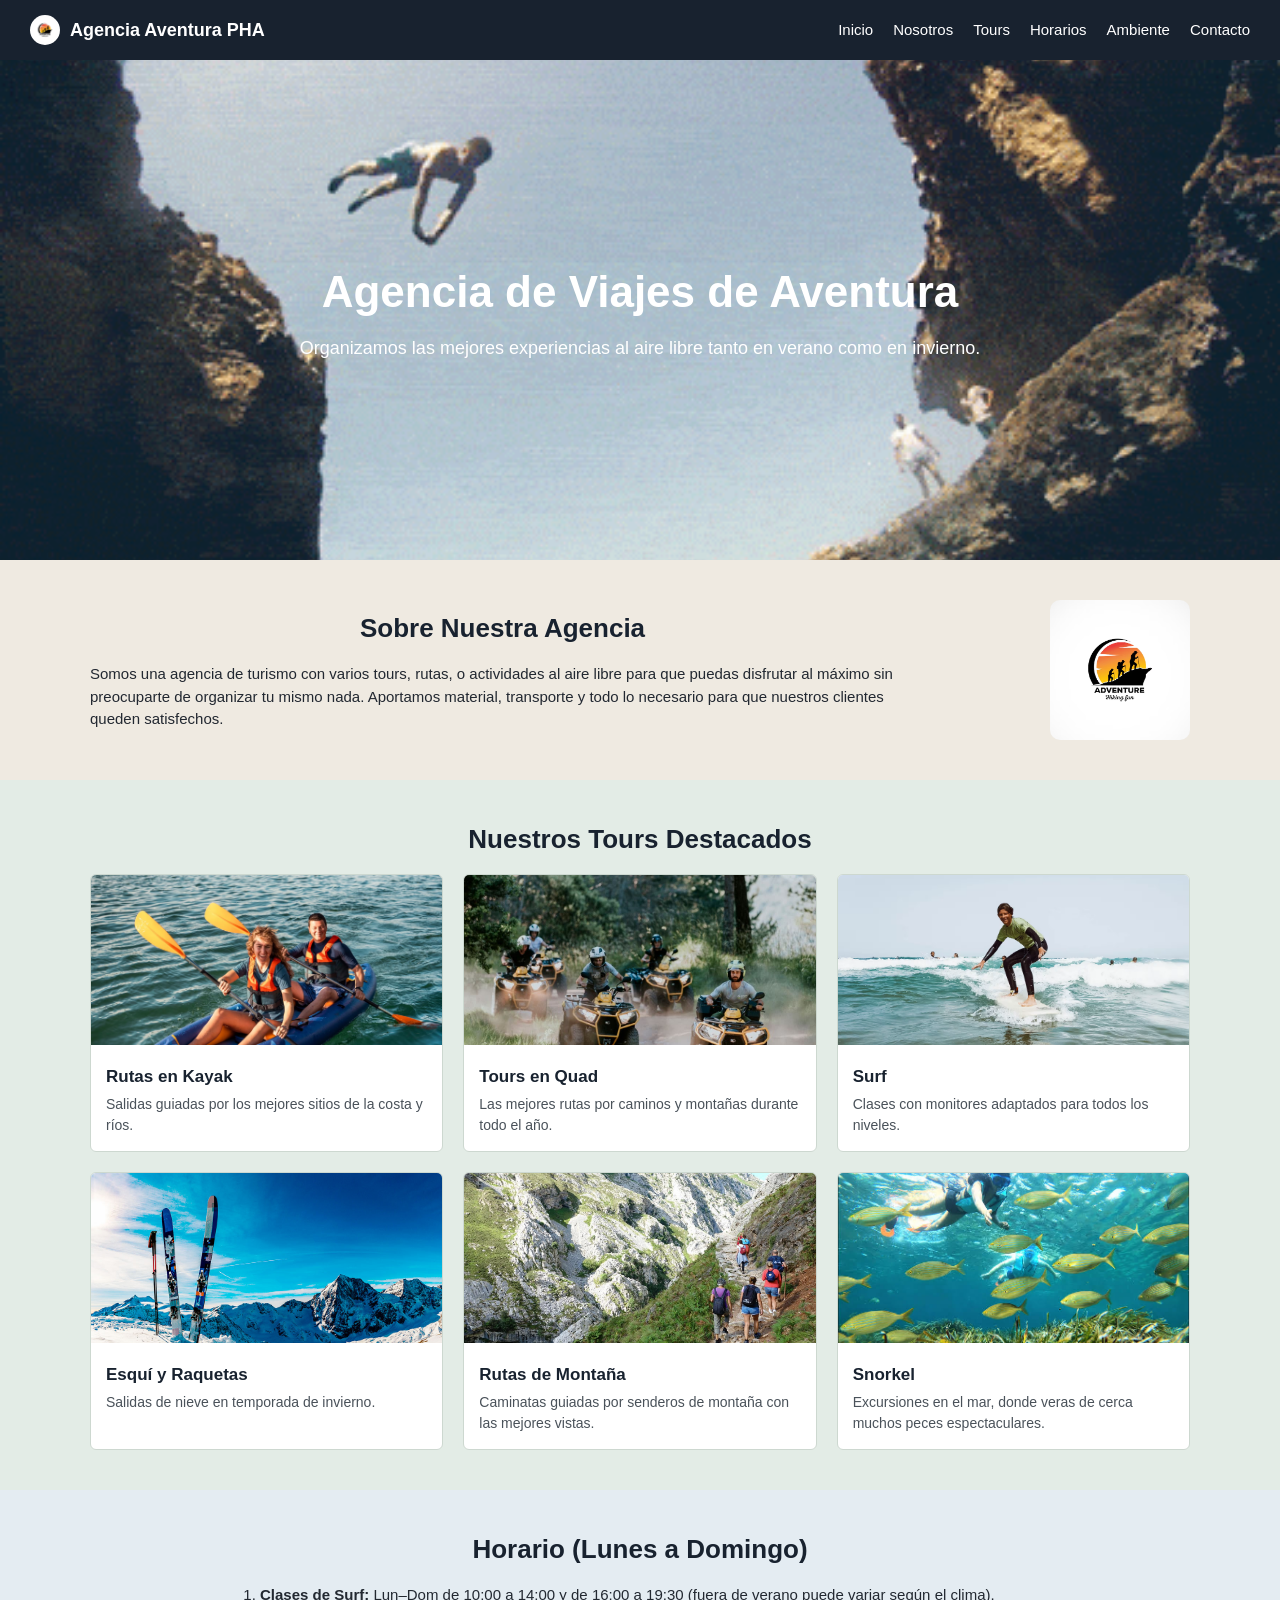
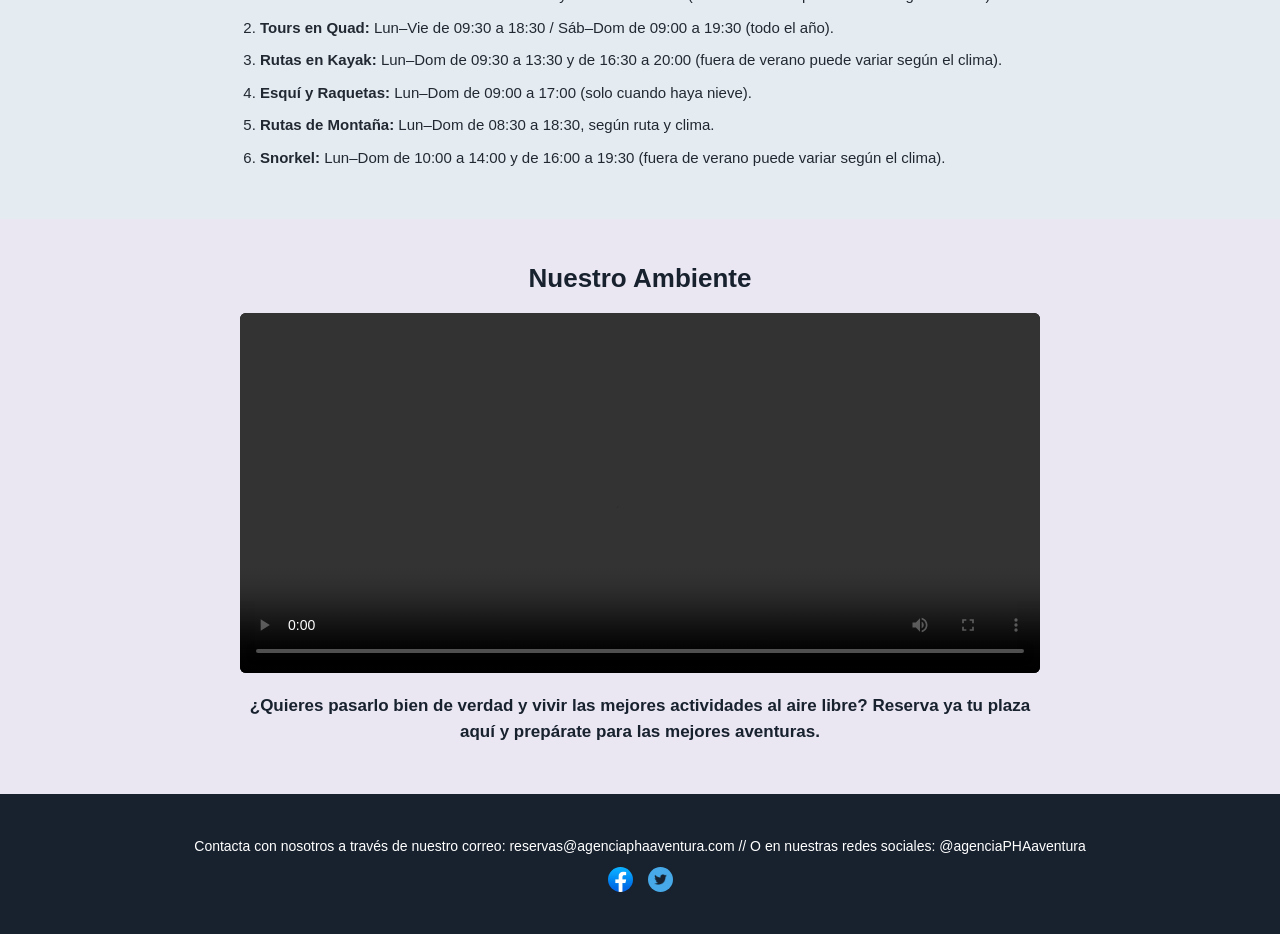
<file: HerranzAlvarezPablo_ProyectoGlobalDIW1EV/index.html>
<!DOCTYPE html>
<html lang="es">
<head>
    <meta charset="UTF-8">
    <meta name="viewport" content="width=device-width, initial-scale=1.0">
    <title>Agencia de Turismo PHA</title>
    <link rel="stylesheet" href="css/styles.css">
</head>
<body>

    <div class="contenedor">
        <!-- CABECERA -->
        <header>
            <div class="logo">
                <img src="img/logo.avif" alt="Logo Aventura World">
                <span>Agencia Aventura PHA</span>
            </div>

            <nav>
                <span>Inicio</span>
                <span>Nosotros</span>
                <span>Tours</span>
                <span>Horarios</span>
                <span>Ambiente</span>
                <span>Contacto</span>
            </nav>
        </header>

        <main>
            <!-- HERO(metiendo en css el gif) -->
            <section class="hero">
                <h1>Agencia de Viajes de Aventura</h1>
                <p>Organizamos las mejores experiencias al aire libre tanto en verano como en invierno.</p>
            </section>

            <!-- SOBRE NUESTRA AGENCIA -->
            <section class="sec-agencia">
                <div class="caja agencia-flex">
                    <div class="agencia-texto">
                        <h2>Sobre Nuestra Agencia</h2>
                        <p>Somos una agencia de turismo con varios tours, rutas, o actividades al aire libre para que puedas disfrutar al máximo sin preocuparte de organizar tu mismo nada.
                            Aportamos material, transporte y todo lo necesario para que nuestros clientes queden satisfechos.</p>
                    </div>
                    <img class="agencia-logo" src="img/logo.avif" alt="Logo de Aventura World">
                </div>
            </section>

            <!-- ACTIVIDADES -->
            <section class="sec-actividades">
                <div class="caja">
                    <h2>Nuestros Tours Destacados</h2>
                    <div class="grid-actividades">
                        <article class="card">
                            <img src="img/kayak.avif" alt="Rutas en Kayak">
                            <h3>Rutas en Kayak</h3>
                            <p>Salidas guiadas por los mejores sitios de la costa y ríos.</p>
                        </article>

                        <article class="card">
                            <img src="img/quad.jpg" alt="Tours en Quad">
                            <h3>Tours en Quad</h3>
                            <p>Las mejores rutas por caminos y montañas durante todo el año.</p>
                        </article>

                        <article class="card">
                            <img src="img/surf.avif" alt="Clases de Surf">
                            <h3>Surf</h3>
                            <p>Clases con monitores adaptados para todos los niveles.</p>
                        </article>

                        <article class="card">
                            <img src="img/esqui.jpg" alt="Esquí y Raquetas">
                            <h3>Esquí y Raquetas</h3>
                            <p>Salidas de nieve en temporada de invierno.</p>
                        </article>

                        <article class="card">
                            <img src="img/ruta.jpg" alt="Rutas de Montaña">
                            <h3>Rutas de Montaña</h3>
                            <p>Caminatas guiadas por senderos de montaña con las mejores vistas.</p>
                        </article>

                        <article class="card">
                            <img src="img/snorkel.jpg" alt="Rutas de Snorkel">
                            <h3>Snorkel</h3>
                            <p>Excursiones en el mar, donde veras de cerca muchos peces espectaculares.</p>
                        </article>
                    </div>
                </div>
            </section>

            <!-- HORARIO (LISTA ORDENADA SIMPLE) -->
            <section class="sec-horario">
                <div class="caja-estrecha">
                    <h2>Horario (Lunes a Domingo)</h2>
                    <ol class="lista-horarios">
                        <li><strong>Clases de Surf:</strong> Lun–Dom de 10:00 a 14:00 y de 16:00 a 19:30 (fuera de verano puede variar según el clima).</li>
                        <li><strong>Tours en Quad:</strong> Lun–Vie de 09:30 a 18:30 / Sáb–Dom de 09:00 a 19:30 (todo el año).</li>
                        <li><strong>Rutas en Kayak:</strong> Lun–Dom de 09:30 a 13:30 y de 16:30 a 20:00 (fuera de verano puede variar según el clima).</li>
                        <li><strong>Esquí y Raquetas:</strong> Lun–Dom de 09:00 a 17:00 (solo cuando haya nieve).</li>
                        <li><strong>Rutas de Montaña:</strong> Lun–Dom de 08:30 a 18:30, según ruta y clima.</li>
                        <li><strong>Snorkel:</strong> Lun–Dom de 10:00 a 14:00 y de 16:00 a 19:30 (fuera de verano puede variar según el clima).</li>
                    </ol>
                </div>
            </section>

            <!-- AMBIENTE Y VÍDEO -->
            <section class="sec-ambiente">
                <div class="caja-estrecha">
                    <h2>Nuestro Ambiente</h2>
                    <video controls>
                        <source src="img/video.mp4" type="video/mp4">
                    </video>
                    <p class="texto-reserva">¿Quieres pasarlo bien de verdad y vivir las mejores actividades al aire libre? Reserva ya tu plaza aquí 
                        y prepárate para las mejores aventuras.</p>
                </div>
            </section>
        </main>

        <!-- FOOTER -->
        <footer>
            <p>Contacta con nosotros a través de nuestro correo: reservas@agenciaphaaventura.com // O en nuestras 
                redes sociales: @agenciaPHAaventura
            </p>
            <div class="redes">
                <img src="img/facebook.png" alt="Facebook">
                <img src="img/twitter.png" alt="Twitter">
            </div>
        </footer>
    </div>

</body>
</html>
</file>
<file: HerranzAlvarezPablo_ProyectoGlobalDIW1EV/css/styles.css>
* {
    box-sizing: border-box;
    margin: 0;
    padding: 0;
}

body {
    font-family: Arial, sans-serif;
    font-size: 15px;
    color: #222831;
    background-color: #efeae1;
    line-height: 1.5;
}

.contenedor {
    width: 100%;
}

/* CABECERA */
header {
    display: flex;
    flex-wrap: wrap;
    justify-content: space-between;
    align-items: center;
    padding: 15px 30px;
    background-color: #18222f;
    color: #ffffff;
    position: sticky;
    top: 0;
    z-index: 100;
}

.logo {
    width: 25%;
    display: flex;
    align-items: center;
    gap: 10px;
    font-weight: bold;
    font-size: 18px;
}

.logo img {
    width: 30px;
    height: 30px;
    object-fit: cover;
    border-radius: 50%;
}

nav {
    width: 75%;
    display: flex;
    flex-wrap: wrap;
    justify-content: flex-end;
    gap: 20px;
    font-size: 15px;
}

/* HERO (metiendo gif)*/
.hero {
    height: 500px;
    background-image: url("../img/gif.gif");
    background-size: cover;
    background-position: center;
    color: #ffffff;
    display: flex;
    flex-direction: column;
    justify-content: center;
    align-items: center;
    text-align: center;
}

.hero h1 {
    font-size: 38px;
    margin-bottom: 10px;
}

.hero p {
    font-size: 18px;
}

/* SECCIONES POR COLORES */
.sec-agencia {
    background-color: #efeae1;
    padding: 40px 20px;
}

.sec-agencia h2 {
    text-align: center;
}

.sec-actividades {
    background-color: #e3ece6;
    padding: 40px 20px;
}

.sec-horario {
    background-color: #e4ecf2;
    padding: 40px 20px;
}

.sec-ambiente {
    background-color: #eae6f2;
    padding: 40px 20px 50px 20px;
}

.caja {
    width: 100%;
    max-width: 1100px;
    margin: 0 auto;
}

.caja-estrecha {
    width: 100%;
    max-width: 800px;
    margin: 0 auto;
}

h2 {
    font-size: 26px;
    color: #18222f;
    margin-bottom: 15px;
}

/* SOBRE NOSOTROS */
.agencia-flex {
    display: flex;
    flex-direction: column;
    align-items: center;
    gap: 20px;
}

.agencia-texto {
    width: 100%;
}

.agencia-logo {
    width: 140px;
    height: 140px;
    object-fit: cover;
    border-radius: 10px;
}

/* ACTIVIDADES */
.sec-actividades h2 {
    text-align: center;
}

.grid-actividades {
    display: grid;
    grid-template-columns: 1fr;
    gap: 20px;
}

.card {
    background-color: #ffffff;
    border: 1px solid #cdd8d0;
    border-radius: 6px;
    overflow: hidden;
}

.card img {
    width: 100%;
    height: 170px;
    object-fit: cover;
}

.card h3 {
    margin: 12px 15px 5px 15px;
    font-size: 17px;
    color: #18222f;
}

.card p {
    padding: 0 15px 15px 15px;
    font-size: 14px;
    color: #4a525a;
}

/* HORARIO Y AMBIENTE */
.lista-horarios {
    padding-left: 20px;
    font-size: 15px;
}

.lista-horarios li {
    margin-bottom: 10px;
}

.sec-horario h2 {
    text-align: center;
}

.sec-ambiente h2 {
    text-align: center;
}

video {
    width: 100%;
    max-height: 360px;
    border-radius: 6px;
    background-color: #000000;
    display: block;
}

.texto-reserva {
    margin-top: 20px;
    font-size: 17px;
    font-weight: bold;
    color: #18222f;
    text-align: center;
}

/* FOOTER */
footer {
    min-height: 140px;
    background-color: #18222f;
    color: #ffffff;
    display: flex;
    flex-direction: column;
    justify-content: center;
    align-items: center;
    gap: 10px;
    padding: 25px 20px;
    text-align: center;
    font-size: 14px;
}

.redes {
    display: flex;
    gap: 15px;
}

.redes img {
    width: 25px;
    height: 25px;
    border-radius: 50%;
}

/* MEDIA QUERIES: MOVIL, TABLET Y ORDENADOR */
@media (min-width: 600px) {
    .grid-actividades {
        grid-template-columns: repeat(2, 1fr);
    }

    .agencia-flex {
        flex-direction: row;
        justify-content: space-between;
    }

    .agencia-texto {
        width: 75%;
    }
}

@media (min-width: 900px) {
    .grid-actividades {
        grid-template-columns: repeat(3, 1fr);
    }

    .hero h1 {
        font-size: 44px;
    }
}
</file>
